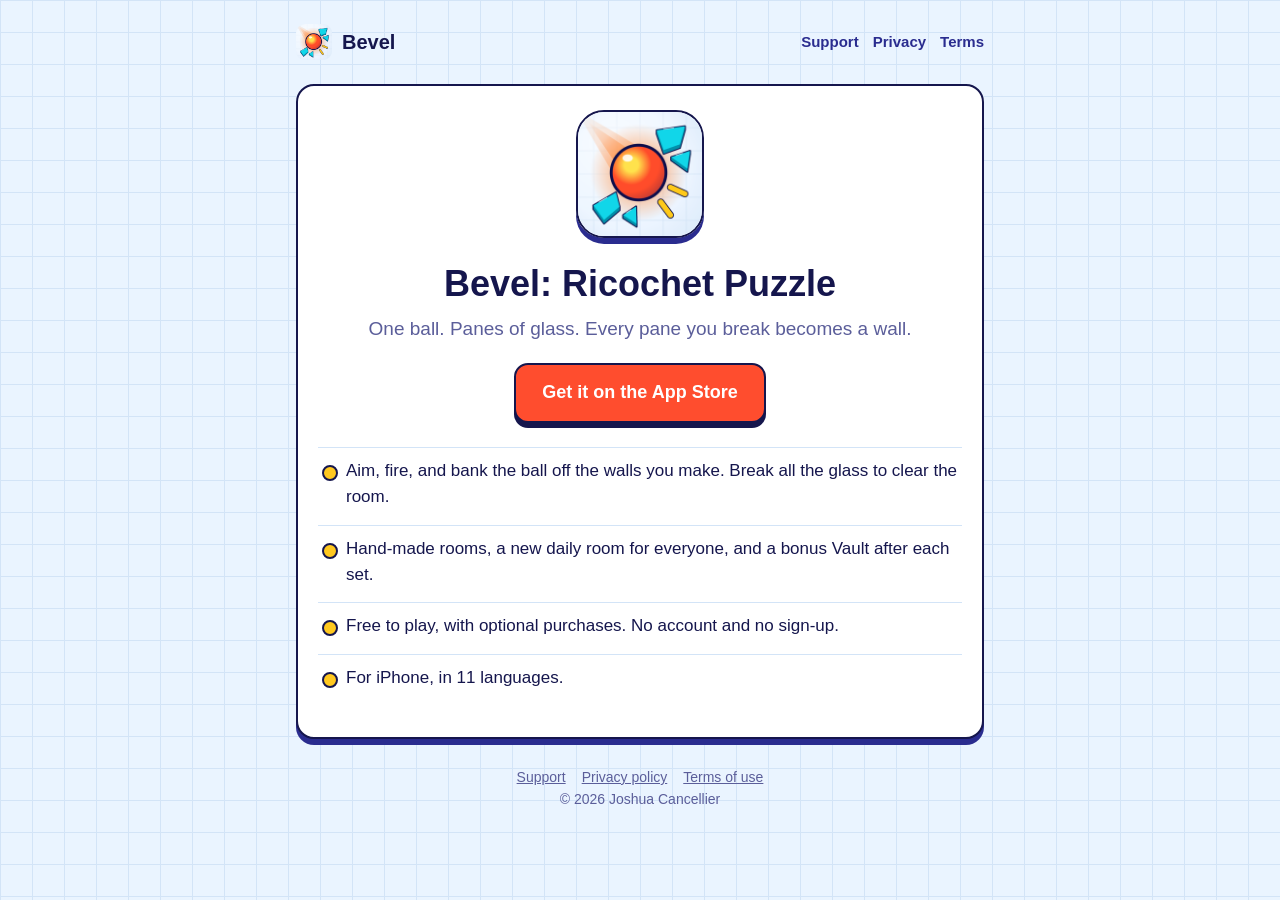
<file: index.html>
<!doctype html>
<html lang="en">
<head>
<meta charset="utf-8">
<meta name="viewport" content="width=device-width, initial-scale=1">
<title>Bevel: Ricochet Puzzle</title>
<meta name="description" content="Bevel is a ricochet puzzle for iPhone: one ball, panes of glass, and every pane you break becomes a wall to bank off.">
<link rel="icon" href="icon.png">
<link rel="stylesheet" href="style.css">
</head>
<body>
<div class="wrap">
  <header class="top">
    <a class="brand" href="./"><img src="icon.png" alt="">Bevel</a>
    <nav><a href="support.html">Support</a><a href="privacy.html">Privacy</a><a href="terms.html">Terms</a></nav>
  </header>

  <main class="card hero">
    <img src="icon.png" alt="Bevel's app icon">
    <h1>Bevel: Ricochet Puzzle</h1>
    <p class="tag">One ball. Panes of glass. Every pane you break becomes a wall.</p>
    <a class="button" href="https://apps.apple.com/app/id6836523701">Get it on the App Store</a>
    <ul class="facts">
      <li>Aim, fire, and bank the ball off the walls you make. Break all the glass to clear the room.</li>
      <li>Hand-made rooms, a new daily room for everyone, and a bonus Vault after each set.</li>
      <li>Free to play, with optional purchases. No account and no sign-up.</li>
      <li>For iPhone, in 11 languages.</li>
    </ul>
  </main>

  <footer>
    <a href="support.html">Support</a><a href="privacy.html">Privacy policy</a><a href="terms.html">Terms of use</a>
    <p>&copy; 2026 Joshua Cancellier</p>
  </footer>
</div>
</body>
</html>
</file>
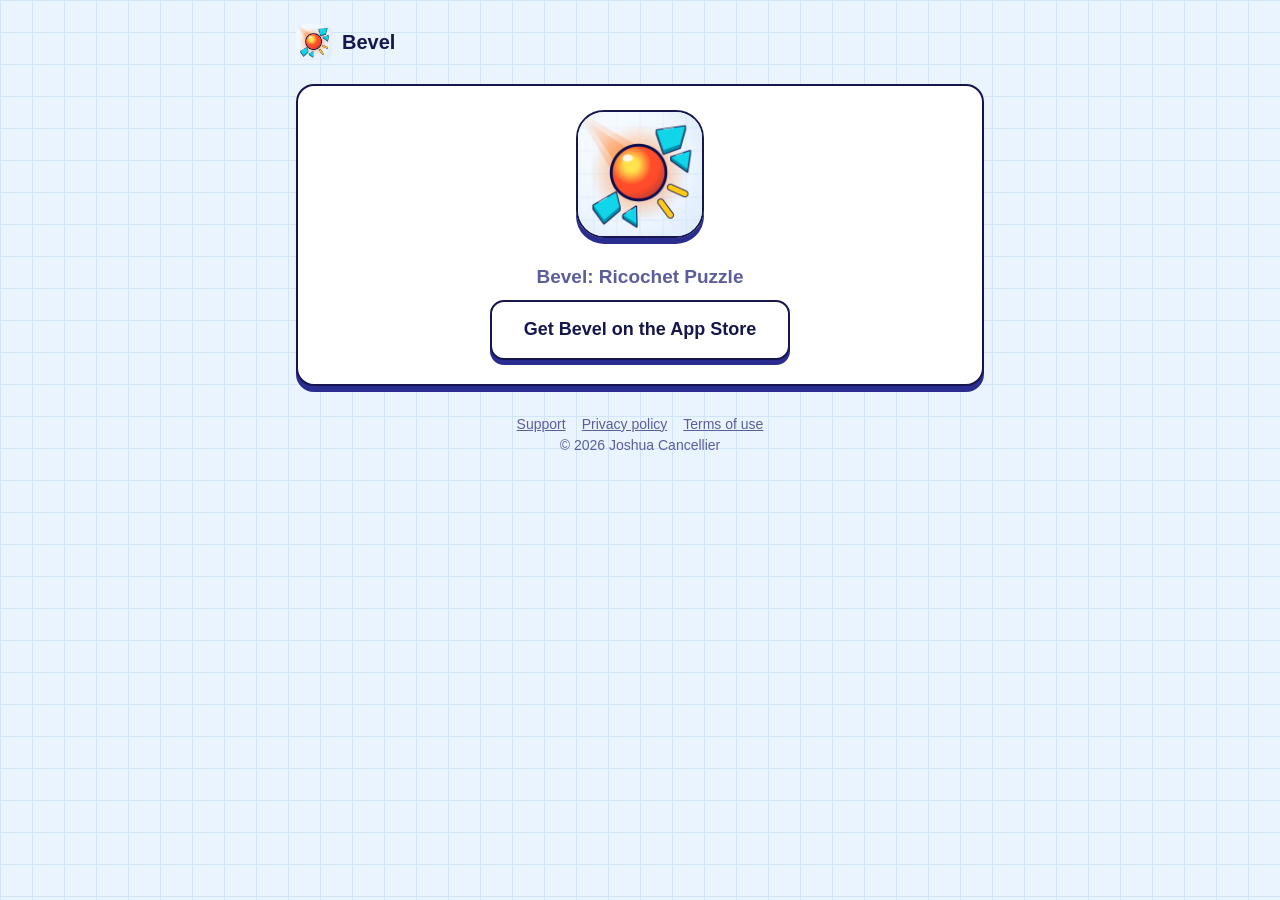
<file: c/index.html>
<!doctype html>
<html lang="en">
<head>
<meta charset="utf-8">
<meta name="viewport" content="width=device-width, initial-scale=1">
<title>A Bevel challenge</title>
<meta name="description" content="Clear the room in fewer shots than your friend.">
<meta property="og:title" content="A Bevel challenge">
<meta property="og:description" content="Clear the room in fewer shots than your friend.">
<meta property="og:image" content="https://jcancellier.github.io/bevel-site/c/og.png">
<meta property="og:image:width" content="1200">
<meta property="og:image:height" content="630">
<meta property="og:type" content="website">
<meta name="twitter:card" content="summary_large_image">
<link rel="icon" href="../icon.png">
<link rel="stylesheet" href="../style.css">
</head>
<body>
<!--
  A friend's challenge (the game's round 9, item 7): the link a player sends from Bevel's share card,
  c/?room=5&shots=2. It shows the room and the shots to beat, with Open in Bevel (the app's own
  bevel://challenge link) and the App Store. A reply (round 11) adds vs, the count the opener sent:
  c/?room=5&shots=1&vs=2 shows "Your friend answered", both scores and who won. Nothing opens by itself: Safari shows an error for a
  bevel:// link when the app isn't there, and in-app browsers block it, so the friend taps.
  The query is checked as the app checks it (src/ui/challenge.ts parseChallenge) and only ever set as
  text, never as HTML. No network calls, cookies or analytics.
-->
<div class="wrap">
  <header class="top">
    <a class="brand" href="../"><img src="../icon.png" alt="">Bevel</a>
  </header>

  <main class="card hero challenge">
    <img src="../icon.png" alt="Bevel's app icon">
    <p class="kicker" id="title">A friend challenged you</p>
    <h1 class="vs" id="vs" hidden></h1>
    <p class="tag" id="rule" hidden>Clear it in fewer shots to win.</p>
    <p class="tag score" id="score" hidden></p>
    <p class="tag verdict" id="verdict" hidden></p>
    <div class="actions">
      <a class="button" id="open" href="#" hidden>Open in Bevel</a>
      <a class="button secondary" id="get" href="https://apps.apple.com/app/id6836523701">Get Bevel on the App Store</a>
    </div>
  </main>

  <footer>
    <a href="../support.html">Support</a><a href="../privacy.html">Privacy policy</a><a href="../terms.html">Terms of use</a>
    <p>&copy; 2026 Joshua Cancellier</p>
  </footer>
</div>
<script>
(function () {
  "use strict";
  // The app's own words (games/game1/src/i18n): the HUD title the friend will see, "ROOM 5 · VS 2 SHOTS".
  var WORDS = {
  en: {"title": "A friend challenged you", "rule": "Clear it in fewer shots to win.", "open": "Open in Bevel", "get": "Get Bevel on the App Store", "room": "ROOM {n}", "daily": "DAILY {date}", "trick": "TRICK SHOT {n}", "vs": {"one": "{where} · VS {n} SHOT", "other": "{where} · VS {n} SHOTS"}, "date": "{mon} {d}", "months": ["Jan", "Feb", "Mar", "Apr", "May", "Jun", "Jul", "Aug", "Sep", "Oct", "Nov", "Dec"], "replyTitle": "Your friend answered", "ruleOne": "One shot is the best there is. Match it.", "theyWin": "They win this round.", "tie": "A tie. Fewer shots takes it.", "tieOne": "A tie at one shot: the best there is.", "youHold": "You still hold this room.", "them": {"one": "Your friend · {n} shot", "other": "Your friend · {n} shots"}, "you": {"one": "You · {n} shot", "other": "You · {n} shots"}},
  es: {"title": "Un amigo te reta", "rule": "Supérala en menos tiros para ganar.", "open": "Abrir en Bevel", "get": "Descarga Bevel en la App Store", "room": "SALA {n}", "daily": "DIARIA {date}", "trick": "TIRO DE TRUCO {n}", "vs": {"one": "{where} · VS {n} TIRO", "other": "{where} · VS {n} TIROS"}, "date": "{d} {mon}", "months": ["ene", "feb", "mar", "abr", "may", "jun", "jul", "ago", "sep", "oct", "nov", "dic"], "replyTitle": "Tu amigo respondió", "ruleOne": "Un tiro es lo mejor posible. Iguálalo.", "theyWin": "Esta ronda es suya.", "tie": "Empate. Gana quien use menos tiros.", "tieOne": "Empate a un tiro: no se puede mejorar.", "youHold": "La sala sigue siendo tuya.", "them": {"one": "Tu amigo · {n} tiro", "other": "Tu amigo · {n} tiros"}, "you": {"one": "Tú · {n} tiro", "other": "Tú · {n} tiros"}},
  pt: {"title": "Um amigo te desafiou", "rule": "Passe a fase com menos tacadas para vencer.", "open": "Abrir no Bevel", "get": "Baixe o Bevel na App Store", "room": "FASE {n}", "daily": "DIÁRIA {date}", "trick": "SUPERTACADA {n}", "vs": {"one": "{where} · VS {n} TACADA", "other": "{where} · VS {n} TACADAS"}, "date": "{d} {mon}", "months": ["jan", "fev", "mar", "abr", "mai", "jun", "jul", "ago", "set", "out", "nov", "dez"], "replyTitle": "Seu amigo respondeu", "ruleOne": "Uma tacada é o melhor possível. Iguale.", "theyWin": "Essa rodada é dele.", "tie": "Empate. Vence quem usar menos tacadas.", "tieOne": "Empate em uma tacada: o melhor possível.", "youHold": "A fase continua sua.", "them": {"one": "Seu amigo · {n} tacada", "other": "Seu amigo · {n} tacadas"}, "you": {"one": "Você · {n} tacada", "other": "Você · {n} tacadas"}},
  ja: {"title": "友だちからの挑戦状", "rule": "もっと少ない発数でクリアしたら勝ち。", "open": "Bevelで開く", "get": "App StoreでBevelを入手", "room": "ステージ{n}", "daily": "デイリー {date}", "trick": "トリックショット{n}", "vs": {"other": "{where} · VS {n}発"}, "date": "{mon}{d}日", "months": ["1月", "2月", "3月", "4月", "5月", "6月", "7月", "8月", "9月", "10月", "11月", "12月"], "replyTitle": "友だちから返事", "ruleOne": "1発が最高記録。並んでみよう。", "theyWin": "このラウンドは友だちの勝ち。", "tie": "引き分け。少ない発数が勝ち。", "tieOne": "1発で引き分け：これ以上はない。", "youHold": "このステージはまだあなたのもの。", "them": {"other": "友だち · {n}発"}, "you": {"other": "あなた · {n}発"}},
  de: {"title": "Ein Freund fordert dich heraus", "rule": "Schaff es mit weniger Schüssen, um zu gewinnen.", "open": "In Bevel öffnen", "get": "Bevel im App Store laden", "room": "RAUM {n}", "daily": "TÄGLICH {date}", "trick": "TRICKSCHUSS {n}", "vs": {"one": "{where} · VS {n} SCHUSS", "other": "{where} · VS {n} SCHÜSSE"}, "date": "{d}. {mon}", "months": ["Jan.", "Feb.", "März", "Apr.", "Mai", "Juni", "Juli", "Aug.", "Sep.", "Okt.", "Nov.", "Dez."], "replyTitle": "Dein Freund antwortet", "ruleOne": "Ein Schuss ist das Beste, was geht. Zieh gleich.", "theyWin": "Diese Runde geht an deinen Freund.", "tie": "Unentschieden. Weniger Schüsse gewinnen.", "tieOne": "Unentschieden bei einem Schuss: perfekt.", "youHold": "Der Raum gehört weiter dir.", "them": {"one": "Dein Freund · {n} Schuss", "other": "Dein Freund · {n} Schüsse"}, "you": {"one": "Du · {n} Schuss", "other": "Du · {n} Schüsse"}},
  fr: {"title": "Un ami te lance un défi", "rule": "Réussis-la en moins de coups pour gagner.", "open": "Ouvrir dans Bevel", "get": "Télécharger Bevel sur l’App Store", "room": "SALLE {n}", "daily": "SALLE DU {date}", "trick": "COUP DE MAÎTRE {n}", "vs": {"one": "{where} · VS {n} COUP", "other": "{where} · VS {n} COUPS"}, "date": "{d} {mon}", "months": ["janv.", "févr.", "mars", "avr.", "mai", "juin", "juil.", "août", "sept.", "oct.", "nov.", "déc."], "replyTitle": "Ton ami a répondu", "ruleOne": "Un seul coup, c’est le maximum. Égale-le.", "theyWin": "Ton ami gagne cette manche.", "tie": "Égalité. Le moins de coups l’emporte.", "tieOne": "Égalité en un coup : c’est le maximum.", "youHold": "Cette salle reste à toi.", "them": {"one": "Ton ami · {n} coup", "other": "Ton ami · {n} coups"}, "you": {"one": "Toi · {n} coup", "other": "Toi · {n} coups"}},
  ko: {"title": "친구가 도전장을 보냈어요", "rule": "더 적은 샷으로 깨면 이겨요.", "open": "Bevel에서 열기", "get": "App Store에서 Bevel 받기", "room": "{n}번 방", "daily": "데일리 {date}", "trick": "트릭샷 {n}", "vs": {"other": "{where} · VS {n}샷"}, "date": "{mon} {d}일", "months": ["1월", "2월", "3월", "4월", "5월", "6월", "7월", "8월", "9월", "10월", "11월", "12월"], "replyTitle": "친구가 답했어요", "ruleOne": "1샷이 최고 기록이에요. 똑같이 해 보세요.", "theyWin": "이번 판은 친구가 이겼어요.", "tie": "무승부. 샷이 적은 쪽이 이겨요.", "tieOne": "1샷 무승부: 더 좋을 순 없어요.", "youHold": "이 방은 아직 내 거예요.", "them": {"other": "친구 · {n}샷"}, "you": {"other": "나 · {n}샷"}},
  it: {"title": "Un amico ti ha sfidato", "rule": "Superala con meno tiri per vincere.", "open": "Apri in Bevel", "get": "Scarica Bevel dall’App Store", "room": "STANZA {n}", "daily": "STANZA DEL {date}", "trick": "TIRO A EFFETTO {n}", "vs": {"one": "{where} · VS {n} TIRO", "other": "{where} · VS {n} TIRI"}, "date": "{d} {mon}", "months": ["gen", "feb", "mar", "apr", "mag", "giu", "lug", "ago", "set", "ott", "nov", "dic"], "replyTitle": "Il tuo amico ha risposto", "ruleOne": "Un tiro è il massimo. Pareggialo.", "theyWin": "Questo round è suo.", "tie": "Pareggio. Vince chi usa meno tiri.", "tieOne": "Pareggio a un tiro: meglio non si può.", "youHold": "La stanza è ancora tua.", "them": {"one": "Il tuo amico · {n} tiro", "other": "Il tuo amico · {n} tiri"}, "you": {"one": "Tu · {n} tiro", "other": "Tu · {n} tiri"}},
  zh: {"title": "朋友向你發起挑戰", "rule": "用更少的球過關就贏了。", "open": "在 Bevel 中開啟", "get": "在 App Store 下載 Bevel", "room": "第 {n} 關", "daily": "每日 {date}", "trick": "花式球 {n}", "vs": {"other": "{where} · VS {n} 球"}, "date": "{mon}{d}日", "months": ["1月", "2月", "3月", "4月", "5月", "6月", "7月", "8月", "9月", "10月", "11月", "12月"], "replyTitle": "朋友回覆了", "ruleOne": "一球已是最佳。追平它吧。", "theyWin": "這一輪朋友贏了。", "tie": "平手。球數少的獲勝。", "tieOne": "一球平手：已是最佳。", "youHold": "這一關還是你的。", "them": {"other": "朋友 · {n} 球"}, "you": {"other": "你 · {n} 球"}},
  tr: {"title": "Bir arkadaşın sana meydan okudu", "rule": "Kazanmak için daha az atışta geç.", "open": "Bevel’de aç", "get": "Bevel’i App Store’dan indir", "room": "ODA {n}", "daily": "GÜNLÜK {date}", "trick": "USTA ATIŞ {n}", "vs": {"other": "{where} · VS {n} ATIŞ"}, "date": "{d} {mon}", "months": ["Oca", "Şub", "Mar", "Nis", "May", "Haz", "Tem", "Ağu", "Eyl", "Eki", "Kas", "Ara"], "replyTitle": "Arkadaşın cevap verdi", "ruleOne": "Tek atış en iyisi. Sen de yap.", "theyWin": "Bu turu arkadaşın aldı.", "tie": "Berabere. Az atış kazanır.", "tieOne": "Tek atışta berabere: daha iyisi yok.", "youHold": "Bu oda hâlâ senin.", "them": {"other": "Arkadaşın · {n} atış"}, "you": {"other": "Sen · {n} atış"}},
  id: {"title": "Temanmu menantangmu", "rule": "Tuntaskan dengan tembakan lebih sedikit untuk menang.", "open": "Buka di Bevel", "get": "Unduh Bevel di App Store", "room": "RUANG {n}", "daily": "HARIAN {date}", "trick": "TEMBAKAN JITU {n}", "vs": {"other": "{where} · VS {n} TEMBAKAN"}, "date": "{d} {mon}", "months": ["Jan", "Feb", "Mar", "Apr", "Mei", "Jun", "Jul", "Agu", "Sep", "Okt", "Nov", "Des"], "replyTitle": "Temanmu membalas", "ruleOne": "Satu tembakan adalah yang terbaik. Samakan.", "theyWin": "Ronde ini milik temanmu.", "tie": "Seri. Yang lebih sedikit menang.", "tieOne": "Seri di satu tembakan: terbaik.", "youHold": "Ruang ini masih milikmu.", "them": {"other": "Temanmu · {n} tembakan"}, "you": {"other": "Kamu · {n} tembakan"}},
  };
  var TRICKS = 18;

  function pickLang() {
    var prefs = navigator.languages && navigator.languages.length ? navigator.languages : [navigator.language || "en"];
    for (var i = 0; i < prefs.length; i++) {
      var l = String(prefs[i] || "").toLowerCase().split("-")[0];
      if (Object.prototype.hasOwnProperty.call(WORDS, l)) return l;
    }
    return "en";
  }

  function fill(s, vars) {
    return s.replace(/\{(\w+)\}/g, function (m, k) { return Object.prototype.hasOwnProperty.call(vars, k) ? String(vars[k]) : m; });
  }

  function upper(s, lang) {
    return lang === "tr" ? s.replace(/i/g, "İ").toUpperCase() : s.toUpperCase();
  }

  function isDate(s) {
    var m = /^(\d{4})-(\d{2})-(\d{2})$/.exec(s);
    if (!m) return false;
    var d = new Date(Date.UTC(+m[1], +m[2] - 1, +m[3]));
    return d.getUTCFullYear() === +m[1] && d.getUTCMonth() === +m[2] - 1 && d.getUTCDate() === +m[3];
  }

  // One count as a link carries it: 1-9, else null.
  function count(v) {
    return v !== null && /^[1-9]$/.test(v) ? +v : null;
  }

  // As the app reads a link: room 1-999, level-24..30, workshop-1..969, daily-YYYY-MM-DD,
  // trick-1..18; shots 1-9. Anything else: null. Since Bevel's set 5 (rooms 24-30) the generated
  // rooms are room 30 + n: the app sends them as "workshop-n" and set 5 as "level-n", and a bare
  // number past 23 is an older build's generated room (23 + n), now room 30 + n.
  var OLD_HAND = 23, HAND = 30;
  function parse(room, shots) {
    if (room === null || count(shots) === null) return null;
    var n = +shots, m;
    if ((m = /^([1-9]\d{0,2})$/.exec(room))) {
      var r = +m[1] <= OLD_HAND ? +m[1] : +m[1] - OLD_HAND + HAND;
      return r <= 999 ? { room: room, kind: "room", n: r, shots: n } : null;
    }
    if ((m = /^level-([1-9]\d{0,2})$/.exec(room))) return +m[1] > OLD_HAND && +m[1] <= HAND ? { room: room, kind: "room", n: +m[1], shots: n } : null;
    if ((m = /^workshop-([1-9]\d{0,2})$/.exec(room))) return +m[1] + HAND <= 999 ? { room: room, kind: "room", n: +m[1] + HAND, shots: n } : null;
    if ((m = /^daily-(\d{4}-\d{2}-\d{2})$/.exec(room))) return isDate(m[1]) ? { room: room, kind: "daily", date: m[1], shots: n } : null;
    if ((m = /^trick-([1-9]\d?)$/.exec(room))) return +m[1] <= TRICKS ? { room: room, kind: "trick", n: +m[1], shots: n } : null;
    return null;
  }

  function title(c, lang) {
    var w = WORDS[lang];
    var where;
    if (c.kind === "room") where = fill(w.room, { n: c.n });
    else if (c.kind === "trick") where = fill(w.trick, { n: c.n });
    else {
      var mon = w.months[+c.date.slice(5, 7) - 1];
      where = fill(w.daily, { date: upper(fill(w.date, { mon: mon, d: +c.date.slice(8, 10) }), lang) });
    }
    return fill(plural(w.vs, c.shots, lang), { where: where });
  }

  // A count's form ({one, other}) for the language, its {n} filled.
  function plural(m, n, lang) {
    var one = m.one && new Intl.PluralRules(lang).select(n) === "one";
    return fill(one ? m.one : m.other, { n: n });
  }

  var lang = pickLang();
  var w = WORDS[lang];
  document.documentElement.lang = lang;
  var get = document.getElementById("get");
  get.textContent = w.get;

  var q = new URLSearchParams(location.search);
  var c = parse(q.get("room"), q.get("shots"));
  // A reply (the game's round 11, B1): vs is the count the opener sent; checked as shots, and a bad
  // one is ignored (the page shows the plain challenge).
  var reply = c ? count(q.get("vs")) : null;
  var head = document.getElementById("title");
  if (!c) {
    // Not a challenge we know: the plain game page.
    head.textContent = "Bevel: Ricochet Puzzle";
    return;
  }
  head.textContent = reply === null ? w.title : w.replyTitle;
  var vs = document.getElementById("vs");
  vs.textContent = title(c, lang);
  vs.hidden = false;
  if (reply === null) {
    // One shot can't be beaten, only matched.
    var rule = document.getElementById("rule");
    rule.textContent = c.shots === 1 ? w.ruleOne : w.rule;
    rule.hidden = false;
  } else {
    // Who won: the friend's count (shots) against the opener's own (vs). One quiet line, no art.
    var score = document.getElementById("score");
    // The app's two score rows, each with its own plural: "Your friend · 1 shot", "You · 2 shots".
    score.textContent = plural(w.them, c.shots, lang) + "\n" + plural(w.you, reply, lang);
    score.hidden = false;
    var verdict = document.getElementById("verdict");
    verdict.textContent = c.shots < reply ? w.theyWin : c.shots > reply ? w.youHold : c.shots === 1 ? w.tieOne : w.tie;
    verdict.hidden = false;
  }
  var open = document.getElementById("open");
  // Only the checked values go into the app's link.
  open.href = "bevel://challenge?room=" + encodeURIComponent(c.room) + "&shots=" + c.shots + (reply === null ? "" : "&vs=" + reply);
  open.textContent = w.open;
  open.hidden = false;
  document.title = head.textContent + " · " + vs.textContent;
})();
</script>
</body>
</html>
</file>
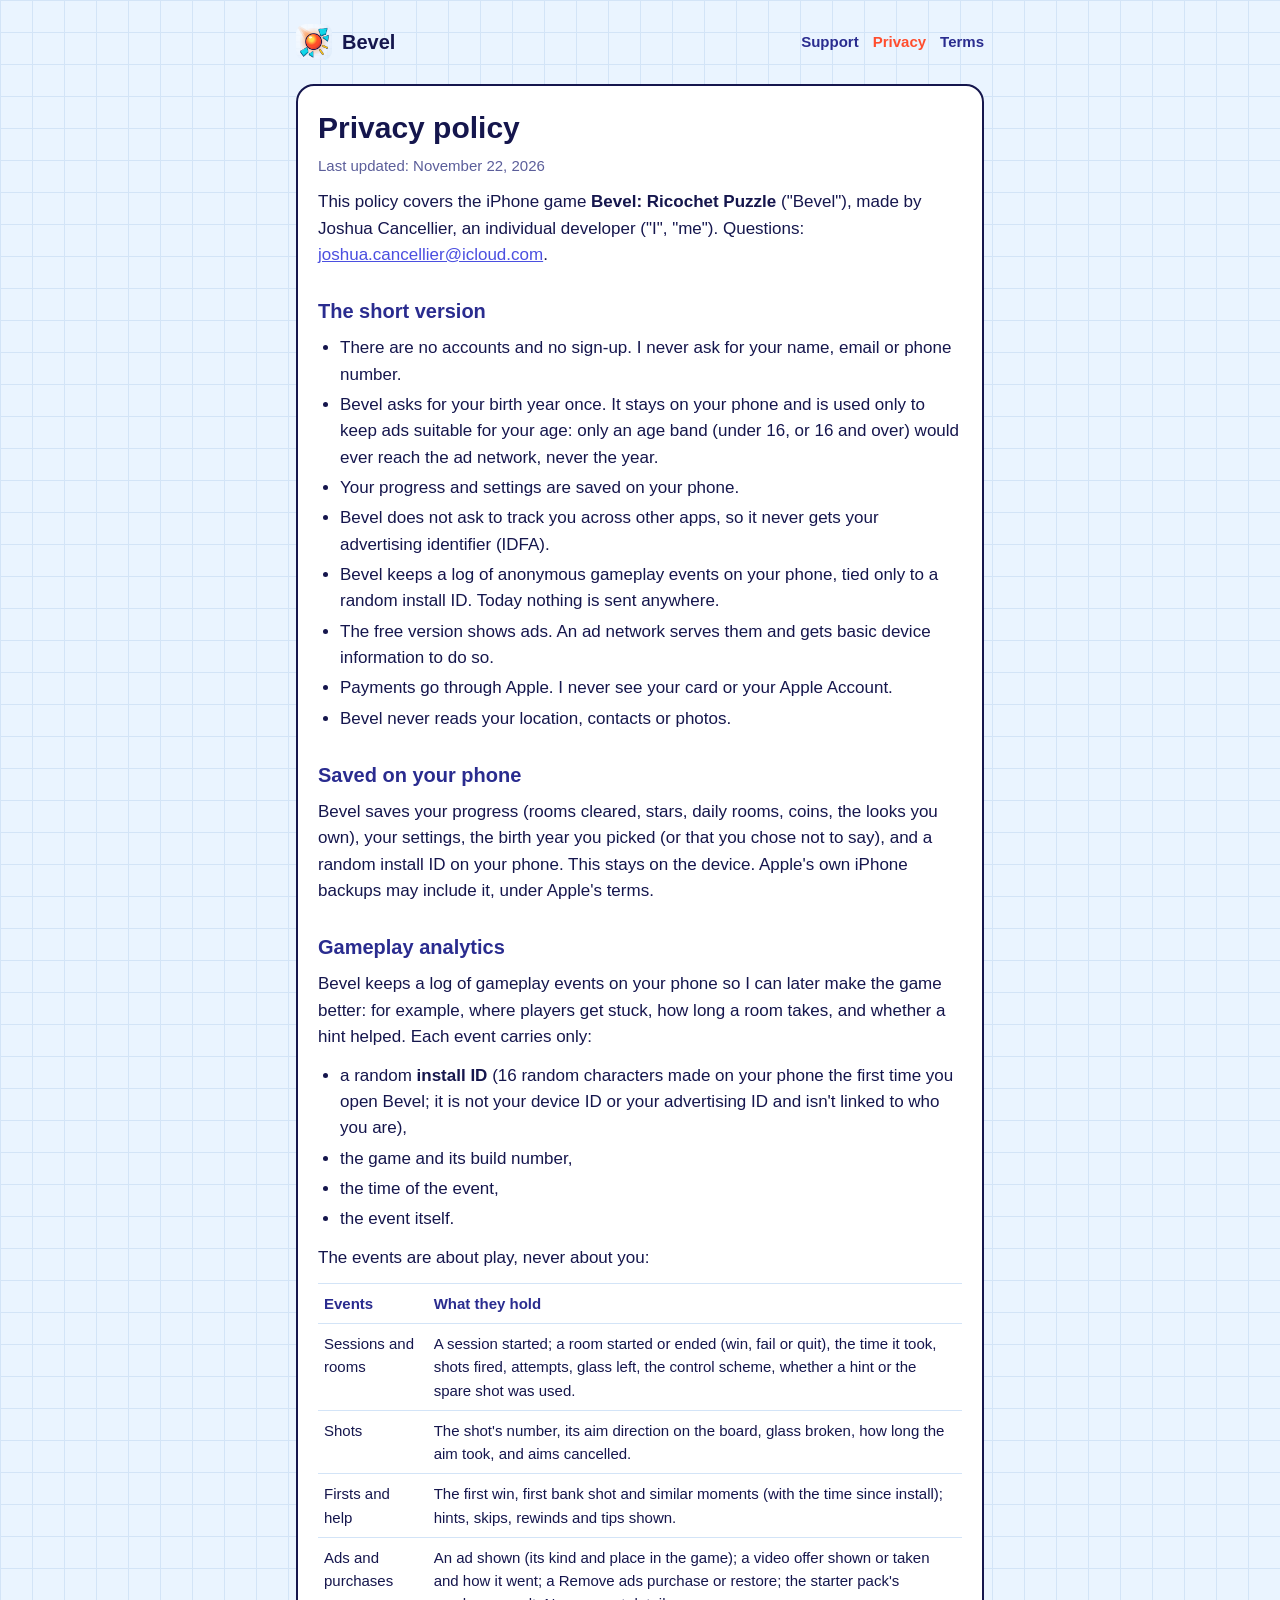
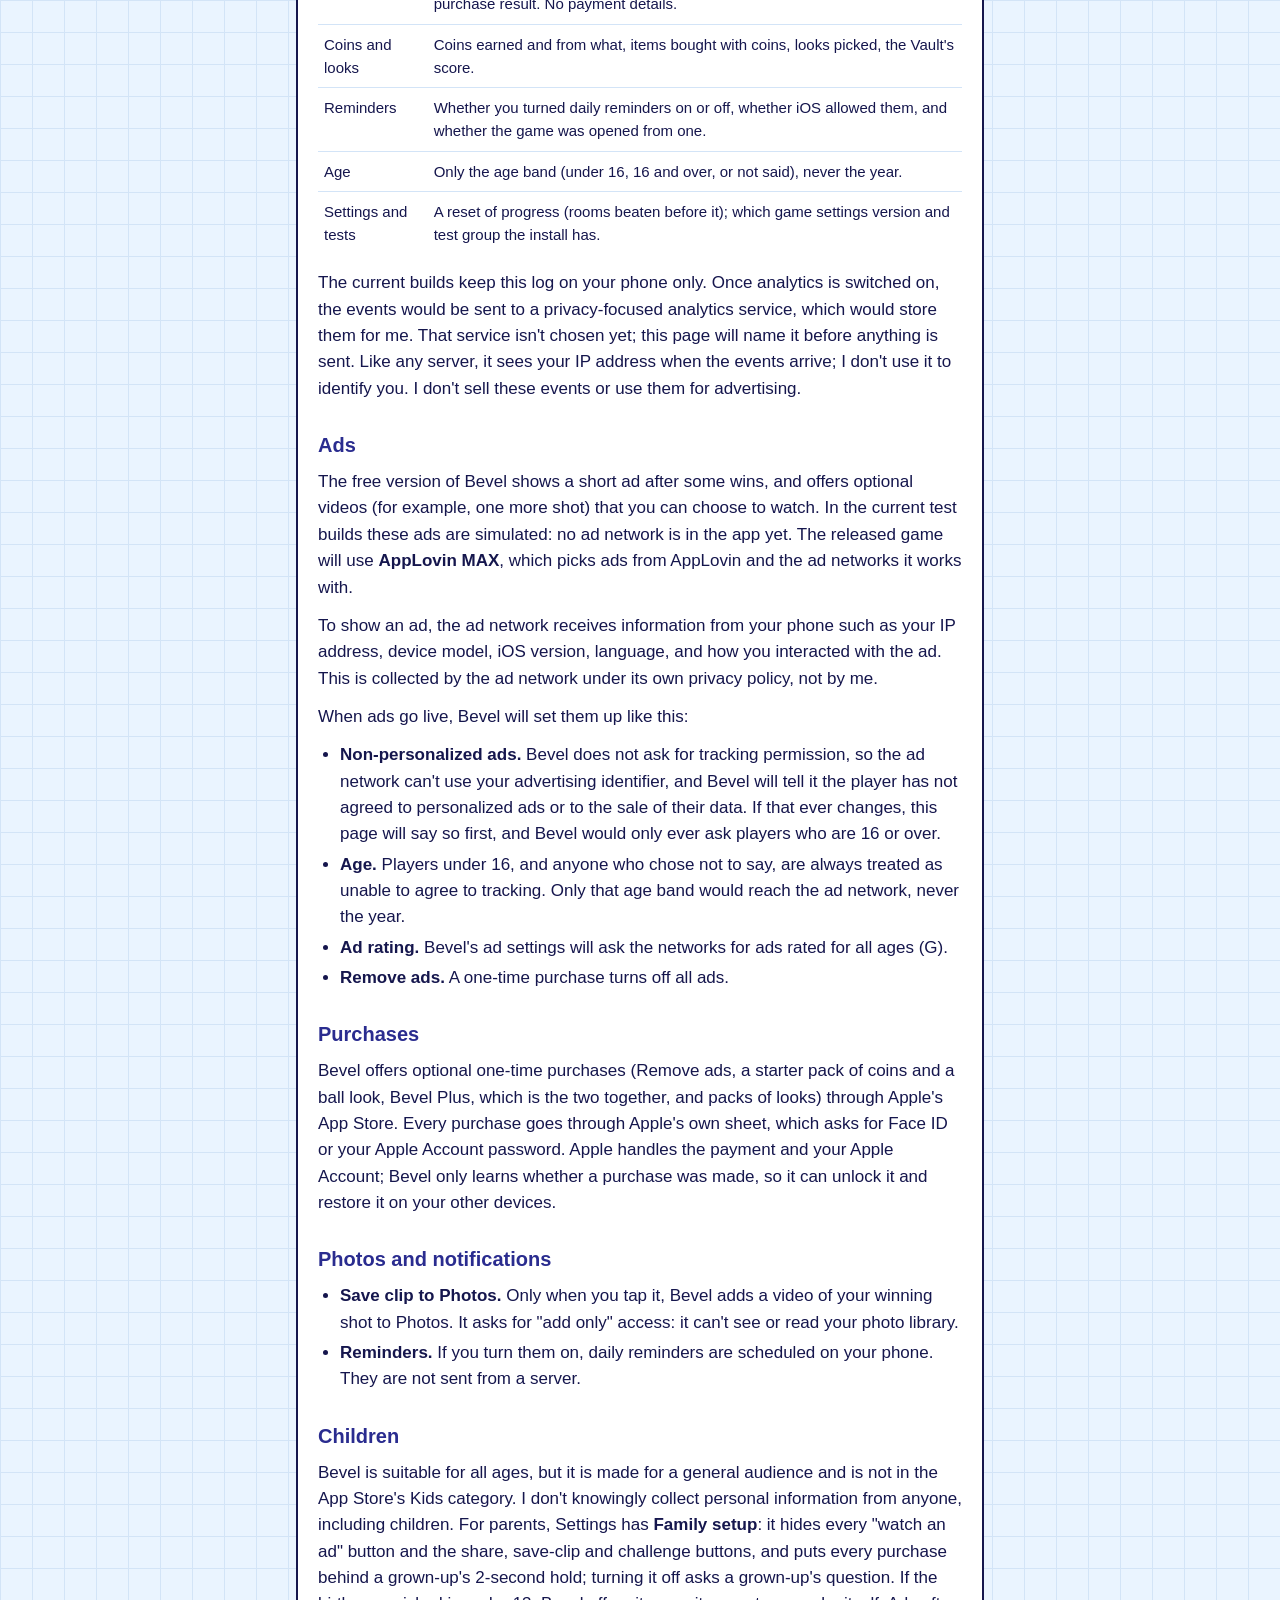
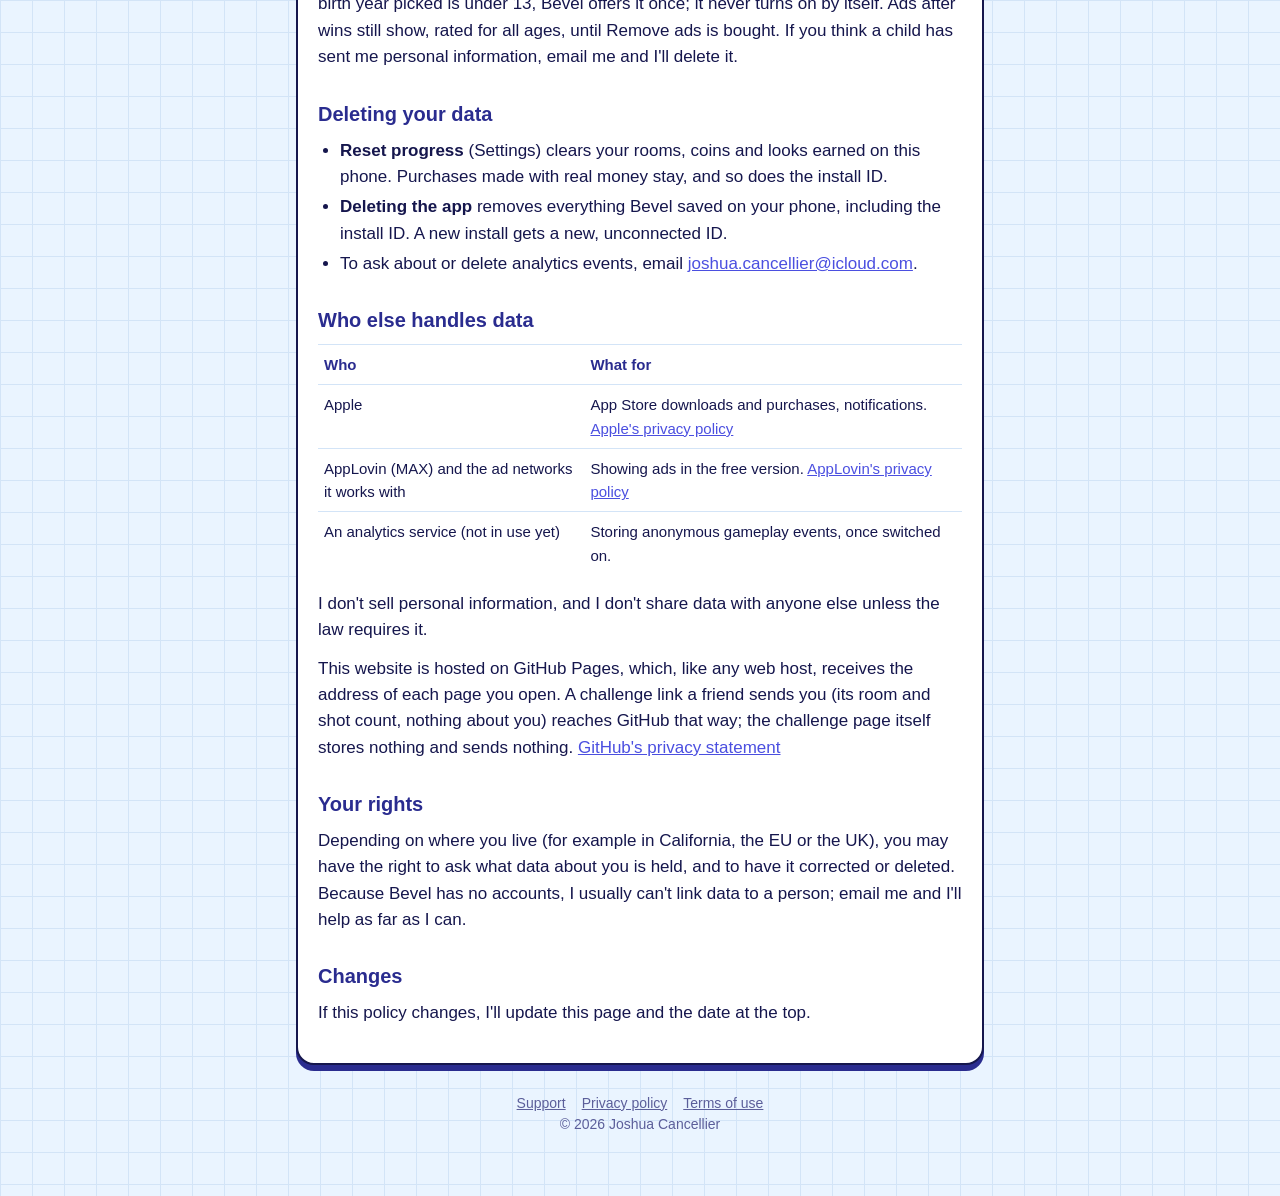
<file: privacy.html>
<!doctype html>
<html lang="en">
<head>
<meta charset="utf-8">
<meta name="viewport" content="width=device-width, initial-scale=1">
<title>Bevel Privacy Policy</title>
<meta name="description" content="What Bevel: Ricochet Puzzle collects, why, and who it is shared with.">
<link rel="icon" href="icon.png">
<link rel="stylesheet" href="style.css">
</head>
<body>
<div class="wrap">
  <header class="top">
    <a class="brand" href="./"><img src="icon.png" alt="">Bevel</a>
    <nav><a href="support.html">Support</a><a href="privacy.html" aria-current="page">Privacy</a><a href="terms.html">Terms</a></nav>
  </header>

  <main class="card">
    <h1>Privacy policy</h1>
    <p class="muted">Last updated: November 22, 2026</p>

    <p>This policy covers the iPhone game <strong>Bevel: Ricochet Puzzle</strong> ("Bevel"), made by
    Joshua Cancellier, an individual developer ("I", "me"). Questions:
    <a href="mailto:joshua.cancellier@icloud.com">joshua.cancellier@icloud.com</a>.</p>

    <h2>The short version</h2>
    <ul>
      <li>There are no accounts and no sign-up. I never ask for your name, email or phone number.</li>
      <li>Bevel asks for your birth year once. It stays on your phone and is used only to keep ads suitable for your age: only an age band (under 16, or 16 and over) would ever reach the ad network, never the year.</li>
      <li>Your progress and settings are saved on your phone.</li>
      <li>Bevel does not ask to track you across other apps, so it never gets your advertising identifier (IDFA).</li>
      <li>Bevel keeps a log of anonymous gameplay events on your phone, tied only to a random install ID. Today nothing is sent anywhere.</li>
      <li>The free version shows ads. An ad network serves them and gets basic device information to do so.</li>
      <li>Payments go through Apple. I never see your card or your Apple Account.</li>
      <li>Bevel never reads your location, contacts or photos.</li>
    </ul>

    <h2>Saved on your phone</h2>
    <p>Bevel saves your progress (rooms cleared, stars, daily rooms, coins, the looks you own), your
    settings, the birth year you picked (or that you chose not to say), and a random install ID on your
    phone. This stays on the device. Apple's own iPhone
    backups may include it, under Apple's terms.</p>

    <h2>Gameplay analytics</h2>
    <p>Bevel keeps a log of gameplay events on your phone so I can later make the game better: for example, where players
    get stuck, how long a room takes, and whether a hint helped. Each event carries only:</p>
    <ul>
      <li>a random <strong>install ID</strong> (16 random characters made on your phone the first time
      you open Bevel; it is not your device ID or your advertising ID and isn't linked to who you are),</li>
      <li>the game and its build number,</li>
      <li>the time of the event,</li>
      <li>the event itself.</li>
    </ul>
    <p>The events are about play, never about you:</p>
    <table>
      <thead><tr><th>Events</th><th>What they hold</th></tr></thead>
      <tbody>
        <tr><td>Sessions and rooms</td><td>A session started; a room started or ended (win, fail or quit), the time it took, shots fired, attempts, glass left, the control scheme, whether a hint or the spare shot was used.</td></tr>
        <tr><td>Shots</td><td>The shot's number, its aim direction on the board, glass broken, how long the aim took, and aims cancelled.</td></tr>
        <tr><td>Firsts and help</td><td>The first win, first bank shot and similar moments (with the time since install); hints, skips, rewinds and tips shown.</td></tr>
        <tr><td>Ads and purchases</td><td>An ad shown (its kind and place in the game); a video offer shown or taken and how it went; a Remove ads purchase or restore; the starter pack's purchase result. No payment details.</td></tr>
        <tr><td>Coins and looks</td><td>Coins earned and from what, items bought with coins, looks picked, the Vault's score.</td></tr>
        <tr><td>Reminders</td><td>Whether you turned daily reminders on or off, whether iOS allowed them, and whether the game was opened from one.</td></tr>
        <tr><td>Age</td><td>Only the age band (under 16, 16 and over, or not said), never the year.</td></tr>
        <tr><td>Settings and tests</td><td>A reset of progress (rooms beaten before it); which game settings version and test group the install has.</td></tr>
      </tbody>
    </table>
    <p>The current builds keep this log on your phone only. Once analytics is switched on, the events
    would be sent to a privacy-focused analytics service, which would store them for me. That
    service isn't chosen yet; this page will name it before anything is sent. Like any server, it sees your IP address when the events arrive; I don't use it to
    identify you. I don't sell these events or use them for advertising.</p>

    <h2>Ads</h2>
    <p>The free version of Bevel shows a short ad after some wins, and offers optional videos
    (for example, one more shot) that you can choose to watch. In the current test builds these ads
    are simulated: no ad network is in the app yet. The released game will use
    <strong>AppLovin MAX</strong>, which picks ads from AppLovin and the ad networks it works with.</p>
    <p>To show an ad, the ad network receives information from your phone such as your IP address,
    device model, iOS version, language, and how you interacted with the ad. This is collected by the
    ad network under its own privacy policy, not by me.</p>
    <p>When ads go live, Bevel will set them up like this:</p>
    <ul>
      <li><strong>Non-personalized ads.</strong> Bevel does not ask for tracking permission, so the ad
      network can't use your advertising identifier, and Bevel will tell it the player has not agreed to
      personalized ads or to the sale of their data. If that ever changes, this page will say so first,
      and Bevel would only ever ask players who are 16 or over.</li>
      <li><strong>Age.</strong> Players under 16, and anyone who chose not to say, are always treated as
      unable to agree to tracking. Only that age band would reach the ad network, never the year.</li>
      <li><strong>Ad rating.</strong> Bevel's ad settings will ask the networks for ads rated for all ages (G).</li>
      <li><strong>Remove ads.</strong> A one-time purchase turns off all ads.</li>
    </ul>

    <h2>Purchases</h2>
    <p>Bevel offers optional one-time purchases (Remove ads, a starter pack of coins and a ball look,
    Bevel Plus, which is the two together, and packs of looks) through Apple's App Store. Every
    purchase goes through Apple's own sheet, which asks for Face ID or your Apple Account password. Apple handles the payment and your Apple Account; Bevel only learns
    whether a purchase was made, so it can unlock it and restore it on your other devices.</p>

    <h2>Photos and notifications</h2>
    <ul>
      <li><strong>Save clip to Photos.</strong> Only when you tap it, Bevel adds a video of your winning
      shot to Photos. It asks for "add only" access: it can't see or read your photo library.</li>
      <li><strong>Reminders.</strong> If you turn them on, daily reminders are scheduled on your phone.
      They are not sent from a server.</li>
    </ul>

    <h2>Children</h2>
    <p>Bevel is suitable for all ages, but it is made for a general audience and is not in the App
    Store's Kids category. I don't knowingly collect personal information from anyone, including
    children. For parents, Settings has <strong>Family setup</strong>: it hides every "watch an ad"
    button and the share, save-clip and challenge buttons, and puts every purchase behind a grown-up's
    2-second hold; turning it off asks a grown-up's question. If the birth year picked is under 13, Bevel
    offers it once; it never turns on by itself. Ads after wins still show, rated for all ages, until
    Remove ads is bought. If you think a child has sent me personal information, email me and I'll
    delete it.</p>

    <h2>Deleting your data</h2>
    <ul>
      <li><strong>Reset progress</strong> (Settings) clears your rooms, coins and looks earned on this
      phone. Purchases made with real money stay, and so does the install ID.</li>
      <li><strong>Deleting the app</strong> removes everything Bevel saved on your phone, including the
      install ID. A new install gets a new, unconnected ID.</li>
      <li>To ask about or delete analytics events, email <a href="mailto:joshua.cancellier@icloud.com">joshua.cancellier@icloud.com</a>.</li>
    </ul>

    <h2>Who else handles data</h2>
    <table>
      <thead><tr><th>Who</th><th>What for</th></tr></thead>
      <tbody>
        <tr><td>Apple</td><td>App Store downloads and purchases, notifications. <a href="https://www.apple.com/legal/privacy/">Apple's privacy policy</a></td></tr>
        <tr><td>AppLovin (MAX) and the ad networks it works with</td><td>Showing ads in the free version. <a href="https://www.applovin.com/privacy/">AppLovin's privacy policy</a></td></tr>
        <tr><td>An analytics service (not in use yet)</td><td>Storing anonymous gameplay events, once switched on.</td></tr>
      </tbody>
    </table>
    <p>I don't sell personal information, and I don't share data with anyone else unless the law
    requires it.</p>
    <p>This website is hosted on GitHub Pages, which, like any web host, receives the address of each
    page you open. A challenge link a friend sends you (its room and shot count, nothing about you)
    reaches GitHub that way; the challenge page itself stores nothing and sends nothing.
    <a href="https://docs.github.com/en/site-policy/privacy-policies/github-general-privacy-statement">GitHub's privacy statement</a></p>

    <h2>Your rights</h2>
    <p>Depending on where you live (for example in California, the EU or the UK), you may have the
    right to ask what data about you is held, and to have it corrected or deleted. Because Bevel has no
    accounts, I usually can't link data to a person; email me and I'll help as far as I can.</p>

    <h2>Changes</h2>
    <p>If this policy changes, I'll update this page and the date at the top.</p>
  </main>

  <footer>
    <a href="support.html">Support</a><a href="privacy.html">Privacy policy</a><a href="terms.html">Terms of use</a>
    <p>&copy; 2026 Joshua Cancellier</p>
  </footer>
</div>
</body>
</html>
</file>
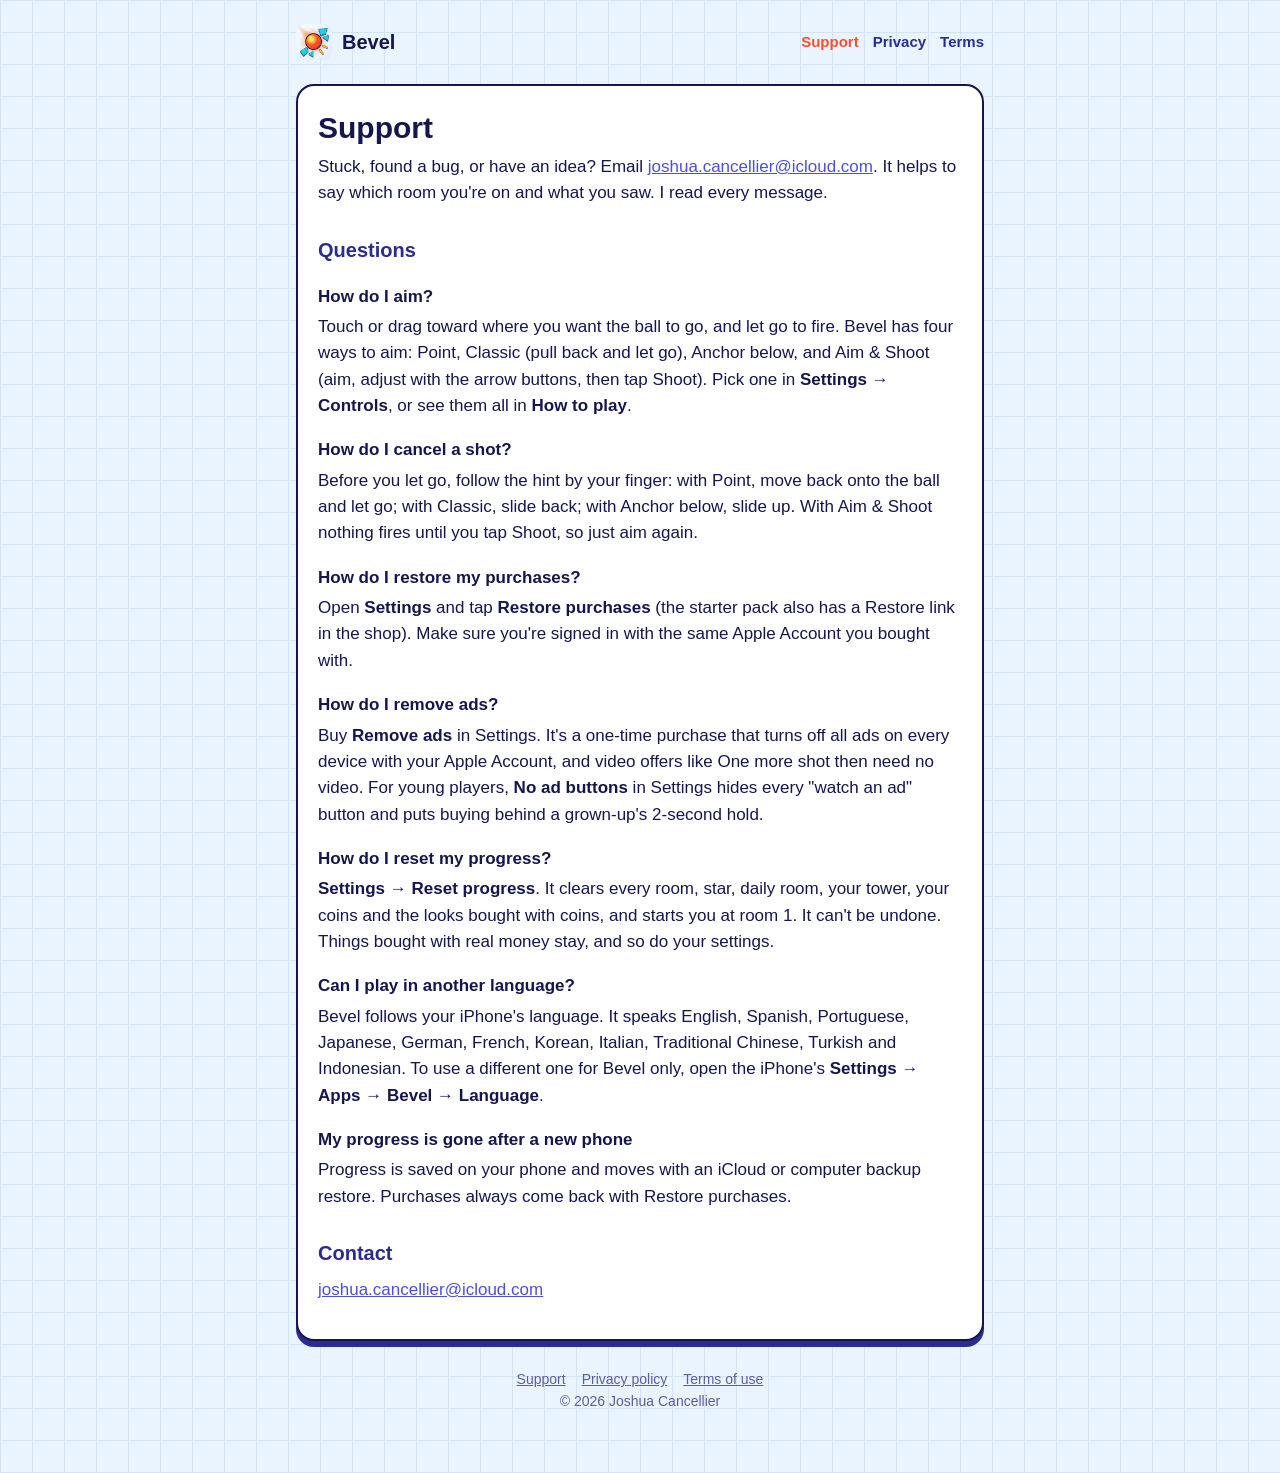
<file: support.html>
<!doctype html>
<html lang="en">
<head>
<meta charset="utf-8">
<meta name="viewport" content="width=device-width, initial-scale=1">
<title>Bevel Support</title>
<meta name="description" content="Help with Bevel: Ricochet Puzzle, and how to get in touch.">
<link rel="icon" href="icon.png">
<link rel="stylesheet" href="style.css">
</head>
<body>
<div class="wrap">
  <header class="top">
    <a class="brand" href="./"><img src="icon.png" alt="">Bevel</a>
    <nav><a href="support.html" aria-current="page">Support</a><a href="privacy.html">Privacy</a><a href="terms.html">Terms</a></nav>
  </header>

  <main class="card">
    <h1>Support</h1>
    <p>Stuck, found a bug, or have an idea? Email <a href="mailto:joshua.cancellier@icloud.com">joshua.cancellier@icloud.com</a>.
    It helps to say which room you're on and what you saw. I read every message.</p>

    <h2>Questions</h2>

    <h3>How do I aim?</h3>
    <p>Touch or drag toward where you want the ball to go, and let go to fire. Bevel has four ways to
    aim: Point, Classic (pull back and let go), Anchor below, and Aim &amp; Shoot (aim, adjust with the
    arrow buttons, then tap Shoot). Pick one in <strong>Settings → Controls</strong>, or see them all
    in <strong>How to play</strong>.</p>

    <h3>How do I cancel a shot?</h3>
    <p>Before you let go, follow the hint by your finger: with Point, move back onto the ball and let
    go; with Classic, slide back; with Anchor below, slide up. With Aim &amp; Shoot nothing fires until
    you tap Shoot, so just aim again.</p>

    <h3>How do I restore my purchases?</h3>
    <p>Open <strong>Settings</strong> and tap <strong>Restore purchases</strong> (the starter pack also
    has a Restore link in the shop). Make sure you're signed in with the same Apple Account you bought
    with.</p>

    <h3>How do I remove ads?</h3>
    <p>Buy <strong>Remove ads</strong> in Settings. It's a one-time purchase that turns off all ads on
    every device with your Apple Account, and video offers like One more shot then need no video. For
    young players, <strong>No ad buttons</strong> in Settings hides every "watch an ad" button and puts
    buying behind a grown-up's 2-second hold.</p>

    <h3>How do I reset my progress?</h3>
    <p><strong>Settings → Reset progress</strong>. It clears every room, star, daily room, your tower,
    your coins and the looks bought with coins, and starts you at room 1. It can't be undone. Things
    bought with real money stay, and so do your settings.</p>

    <h3>Can I play in another language?</h3>
    <p>Bevel follows your iPhone's language. It speaks English, Spanish, Portuguese, Japanese, German,
    French, Korean, Italian, Traditional Chinese, Turkish and Indonesian. To use a different one for
    Bevel only, open the iPhone's <strong>Settings → Apps → Bevel → Language</strong>.</p>

    <h3>My progress is gone after a new phone</h3>
    <p>Progress is saved on your phone and moves with an iCloud or computer backup restore. Purchases
    always come back with Restore purchases.</p>

    <h2>Contact</h2>
    <p><a href="mailto:joshua.cancellier@icloud.com">joshua.cancellier@icloud.com</a></p>
  </main>

  <footer>
    <a href="support.html">Support</a><a href="privacy.html">Privacy policy</a><a href="terms.html">Terms of use</a>
    <p>&copy; 2026 Joshua Cancellier</p>
  </footer>
</div>
</body>
</html>
</file>
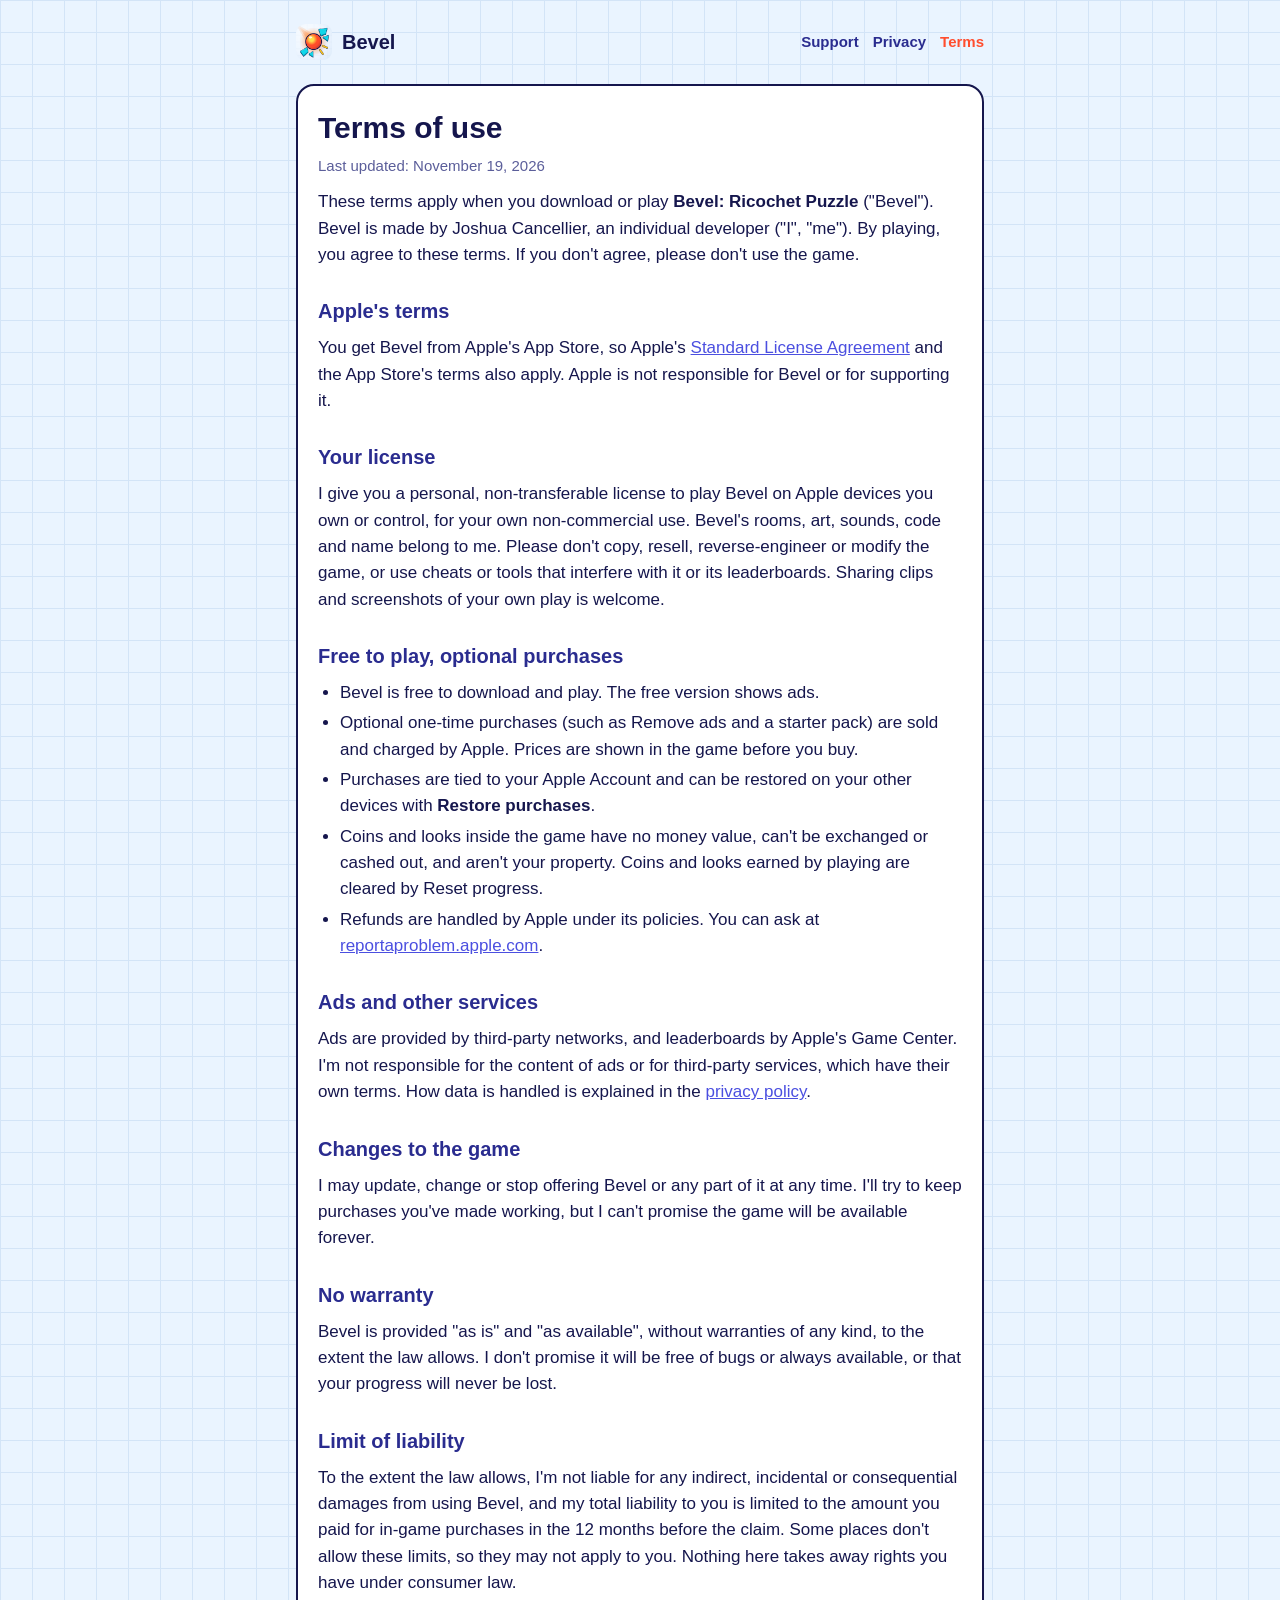
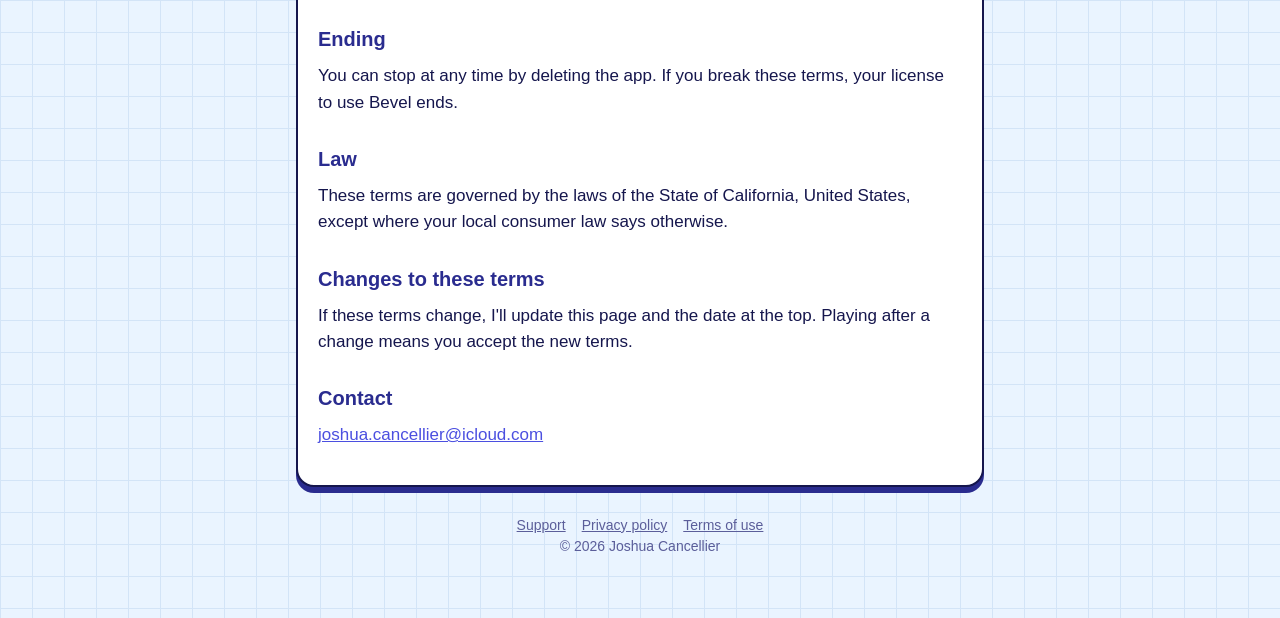
<file: terms.html>
<!doctype html>
<html lang="en">
<head>
<meta charset="utf-8">
<meta name="viewport" content="width=device-width, initial-scale=1">
<title>Bevel Terms of Use</title>
<meta name="description" content="The terms for playing Bevel: Ricochet Puzzle.">
<link rel="icon" href="icon.png">
<link rel="stylesheet" href="style.css">
</head>
<body>
<div class="wrap">
  <header class="top">
    <a class="brand" href="./"><img src="icon.png" alt="">Bevel</a>
    <nav><a href="support.html">Support</a><a href="privacy.html">Privacy</a><a href="terms.html" aria-current="page">Terms</a></nav>
  </header>

  <main class="card">
    <h1>Terms of use</h1>
    <p class="muted">Last updated: November 19, 2026</p>

    <p>These terms apply when you download or play <strong>Bevel: Ricochet Puzzle</strong> ("Bevel").
    Bevel is made by Joshua Cancellier, an individual developer ("I", "me"). By playing, you agree to
    these terms. If you don't agree, please don't use the game.</p>

    <h2>Apple's terms</h2>
    <p>You get Bevel from Apple's App Store, so Apple's
    <a href="https://www.apple.com/legal/internet-services/itunes/dev/stdeula/">Standard License Agreement</a>
    and the App Store's terms also apply. Apple is not responsible for Bevel or for supporting it.</p>

    <h2>Your license</h2>
    <p>I give you a personal, non-transferable license to play Bevel on Apple devices you own or
    control, for your own non-commercial use. Bevel's rooms, art, sounds, code and name belong to me.
    Please don't copy, resell, reverse-engineer or modify the game, or use cheats or tools that
    interfere with it or its leaderboards. Sharing clips and screenshots of your own play is welcome.</p>

    <h2>Free to play, optional purchases</h2>
    <ul>
      <li>Bevel is free to download and play. The free version shows ads.</li>
      <li>Optional one-time purchases (such as Remove ads and a starter pack) are sold and charged by
      Apple. Prices are shown in the game before you buy.</li>
      <li>Purchases are tied to your Apple Account and can be restored on your other devices with
      <strong>Restore purchases</strong>.</li>
      <li>Coins and looks inside the game have no money value, can't be exchanged or cashed out, and
      aren't your property. Coins and looks earned by playing are cleared by Reset progress.</li>
      <li>Refunds are handled by Apple under its policies. You can ask at
      <a href="https://reportaproblem.apple.com">reportaproblem.apple.com</a>.</li>
    </ul>

    <h2>Ads and other services</h2>
    <p>Ads are provided by third-party networks, and leaderboards by Apple's Game Center. I'm not
    responsible for the content of ads or for third-party services, which have their own terms. How
    data is handled is explained in the <a href="privacy.html">privacy policy</a>.</p>

    <h2>Changes to the game</h2>
    <p>I may update, change or stop offering Bevel or any part of it at any time. I'll try to keep
    purchases you've made working, but I can't promise the game will be available forever.</p>

    <h2>No warranty</h2>
    <p>Bevel is provided "as is" and "as available", without warranties of any kind, to the extent the
    law allows. I don't promise it will be free of bugs or always available, or that your progress
    will never be lost.</p>

    <h2>Limit of liability</h2>
    <p>To the extent the law allows, I'm not liable for any indirect, incidental or consequential
    damages from using Bevel, and my total liability to you is limited to the amount you paid for
    in-game purchases in the 12 months before the claim. Some places don't allow these limits, so they
    may not apply to you. Nothing here takes away rights you have under consumer law.</p>

    <h2>Ending</h2>
    <p>You can stop at any time by deleting the app. If you break these terms, your license to use
    Bevel ends.</p>

    <h2>Law</h2>
    <p>These terms are governed by the laws of the State of California, United States, except
    where your local consumer law says otherwise.</p>

    <h2>Changes to these terms</h2>
    <p>If these terms change, I'll update this page and the date at the top. Playing after a change
    means you accept the new terms.</p>

    <h2>Contact</h2>
    <p><a href="mailto:joshua.cancellier@icloud.com">joshua.cancellier@icloud.com</a></p>
  </main>

  <footer>
    <a href="support.html">Support</a><a href="privacy.html">Privacy policy</a><a href="terms.html">Terms of use</a>
    <p>&copy; 2026 Joshua Cancellier</p>
  </footer>
</div>
</body>
</html>
</file>
<file: style.css>
/* Bevel's "toy bevel" palette (games/game1/src/ui/theme.ts). Light only, like the game. */
:root {
  color-scheme: light;
  --bg: #EAF4FF;
  --grid: #D3E4F7;
  --ink: #15164D;
  --ink-soft: #5B5E9A;
  --wall: #4B4FE0;
  --wall-side: #2A2C8F;
  --glass: #18D5E8;
  --ball: #FF4D2E;
  --gold: #FFC81F;
  --card: #FFFFFF;
}

* { box-sizing: border-box; }

html { -webkit-text-size-adjust: 100%; }

body {
  margin: 0;
  background-color: var(--bg);
  background-image:
    linear-gradient(var(--grid) 1px, transparent 1px),
    linear-gradient(90deg, var(--grid) 1px, transparent 1px);
  background-size: 32px 32px;
  color: var(--ink);
  font: 17px/1.55 -apple-system, BlinkMacSystemFont, "SF Pro Text", "Segoe UI", Roboto, Helvetica, Arial, sans-serif;
}

.wrap { max-width: 720px; margin: 0 auto; padding: 24px 16px 48px; }

header.top {
  display: flex; align-items: center; justify-content: space-between; gap: 12px;
  flex-wrap: wrap; margin-bottom: 24px;
}
.brand { display: flex; align-items: center; gap: 10px; color: var(--ink); text-decoration: none; font-weight: 800; font-size: 20px; }
.brand img { width: 36px; height: 36px; border-radius: 9px; }
nav a { color: var(--wall-side); text-decoration: none; font-weight: 600; margin-left: 14px; font-size: 15px; }
nav a:first-child { margin-left: 0; }
nav a[aria-current="page"] { color: var(--ball); }

.card {
  background: var(--card);
  border: 2px solid var(--ink);
  border-radius: 18px;
  box-shadow: 0 6px 0 var(--wall-side);
  padding: 24px 20px;
}

h1 { font-size: 30px; line-height: 1.2; margin: 0 0 8px; }
h2 { font-size: 20px; margin: 28px 0 8px; color: var(--wall-side); }
h3 { font-size: 17px; margin: 18px 0 4px; }
p, ul { margin: 0 0 12px; }
ul { padding-left: 22px; }
li { margin-bottom: 4px; }
a { color: var(--wall); }
.muted { color: var(--ink-soft); font-size: 15px; }
code { font-size: 15px; background: var(--bg); padding: 1px 5px; border-radius: 5px; }

.hero { text-align: center; }
.hero img { width: 128px; height: 128px; border-radius: 28px; border: 2px solid var(--ink); box-shadow: 0 6px 0 var(--wall-side); }
.hero h1 { font-size: 36px; margin-top: 16px; }
.tag { font-size: 19px; color: var(--ink-soft); margin-bottom: 20px; }

.button {
  display: inline-block; background: var(--ball); color: #fff; text-decoration: none;
  font-weight: 800; font-size: 18px; padding: 14px 26px; border-radius: 14px;
  border: 2px solid var(--ink); box-shadow: 0 5px 0 var(--ink);
}
.button:active { transform: translateY(3px); box-shadow: 0 2px 0 var(--ink); }

.facts { list-style: none; padding: 0; text-align: left; margin-top: 24px; }
.facts li { padding: 10px 0 10px 28px; border-top: 1px solid var(--grid); position: relative; }
.facts li::before { content: ""; position: absolute; left: 4px; top: 17px; width: 12px; height: 12px; border-radius: 50%; background: var(--gold); border: 2px solid var(--ink); }

table { width: 100%; border-collapse: collapse; margin: 8px 0 16px; font-size: 15px; }
th, td { text-align: left; vertical-align: top; padding: 8px 6px; border-top: 1px solid var(--grid); }
th { color: var(--wall-side); }

footer { margin-top: 28px; text-align: center; font-size: 14px; color: var(--ink-soft); }
footer a { color: var(--ink-soft); margin: 0 8px; }

@media (max-width: 420px) {
  h1 { font-size: 26px; }
  nav a { margin-left: 10px; }
  table, thead, tbody, tr, th, td { display: block; }
  thead { display: none; }
  td { border-top: 0; padding: 2px 0; }
  tr { border-top: 1px solid var(--grid); padding: 8px 0; }
  td:first-child { font-weight: 700; }
}

/* The challenge page (c/): the friend's HUD title big, Open in Bevel first. */
.challenge .kicker { font-size: 19px; font-weight: 700; color: var(--ink-soft); margin: 16px 0 4px; }
.challenge .vs { font-size: 30px; letter-spacing: 0.5px; margin: 0 0 8px; overflow-wrap: anywhere; }
/* A reply (vs=): both scores in ink, then the verdict, quiet. */
.challenge .score { color: var(--ink); font-weight: 700; font-variant-numeric: tabular-nums; white-space: pre-line; margin-bottom: 4px; }
.challenge .verdict { margin-bottom: 20px; }
.actions { display: flex; flex-direction: column; align-items: center; gap: 14px; margin-top: 8px; }
.actions .button { width: 300px; max-width: 100%; text-align: center; }
.button.secondary { background: var(--card); color: var(--ink); box-shadow: 0 5px 0 var(--wall-side); }
[hidden] { display: none !important; }
</file>
